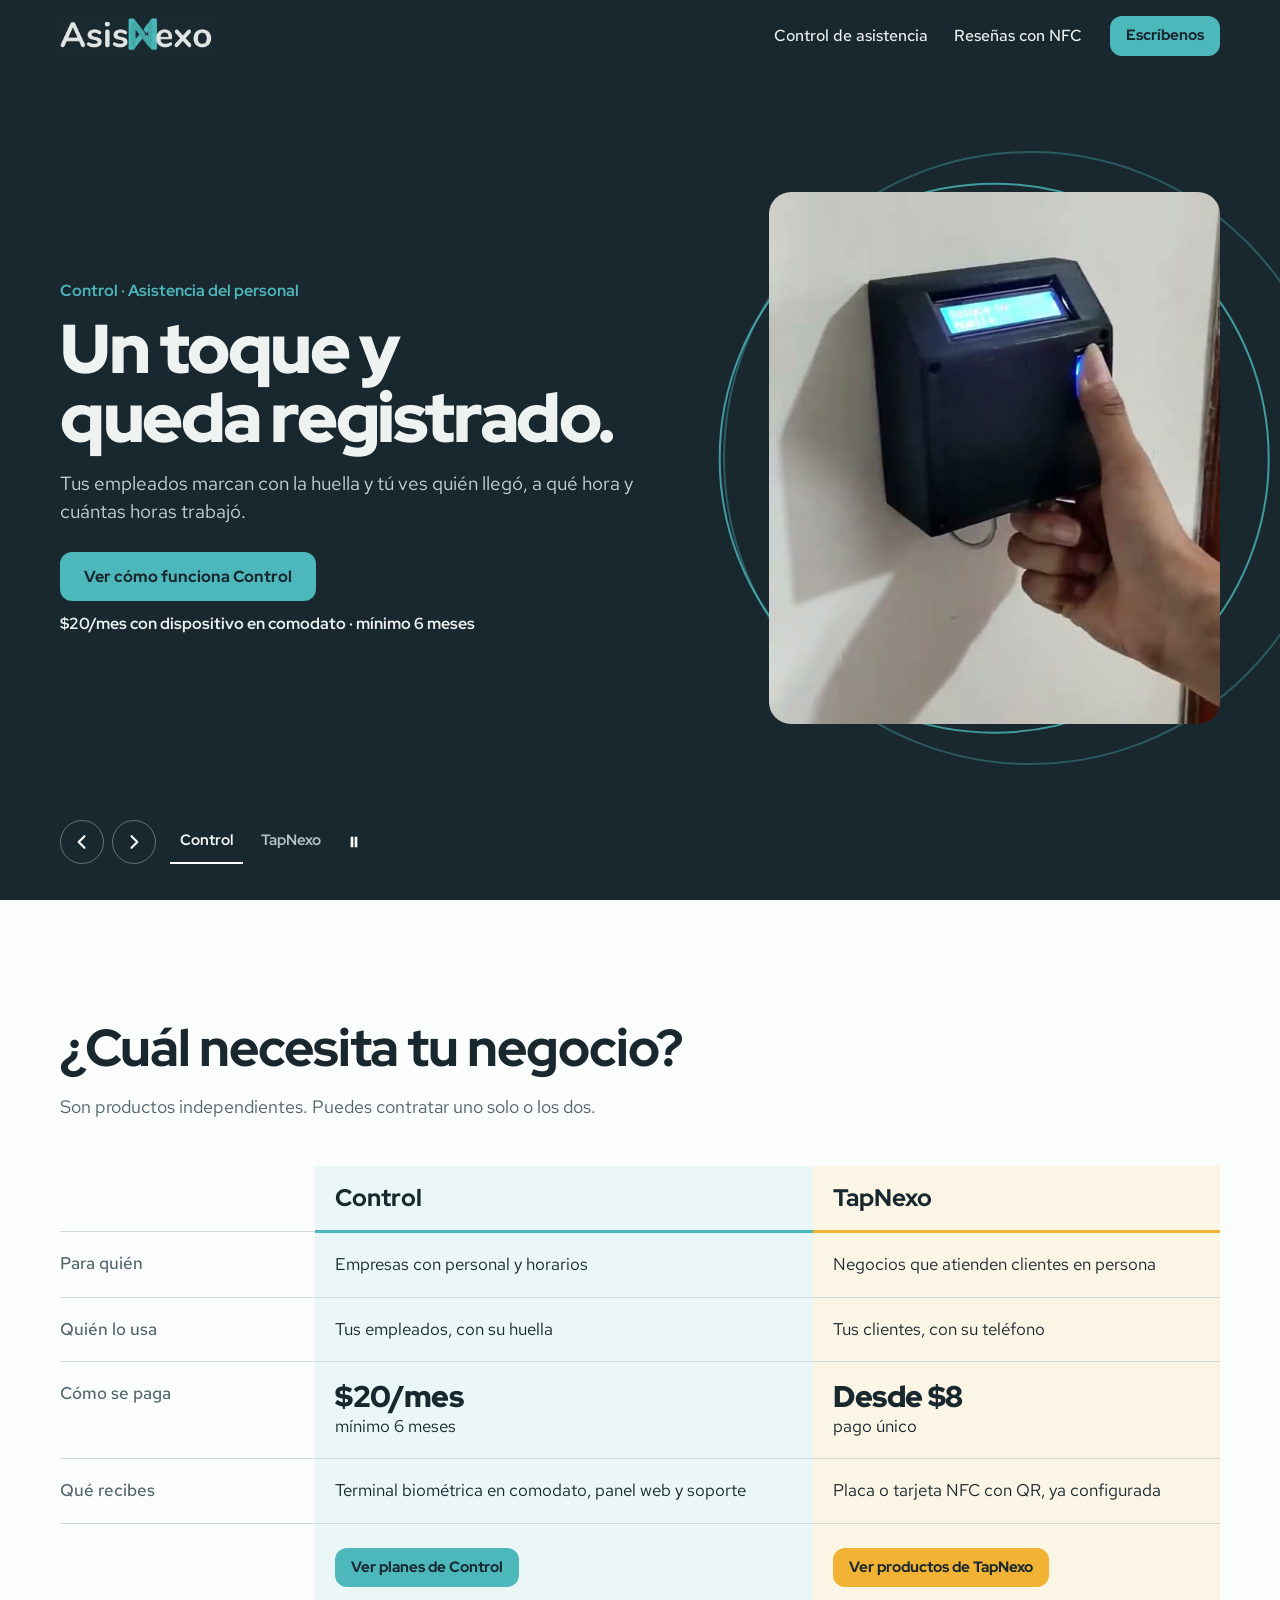
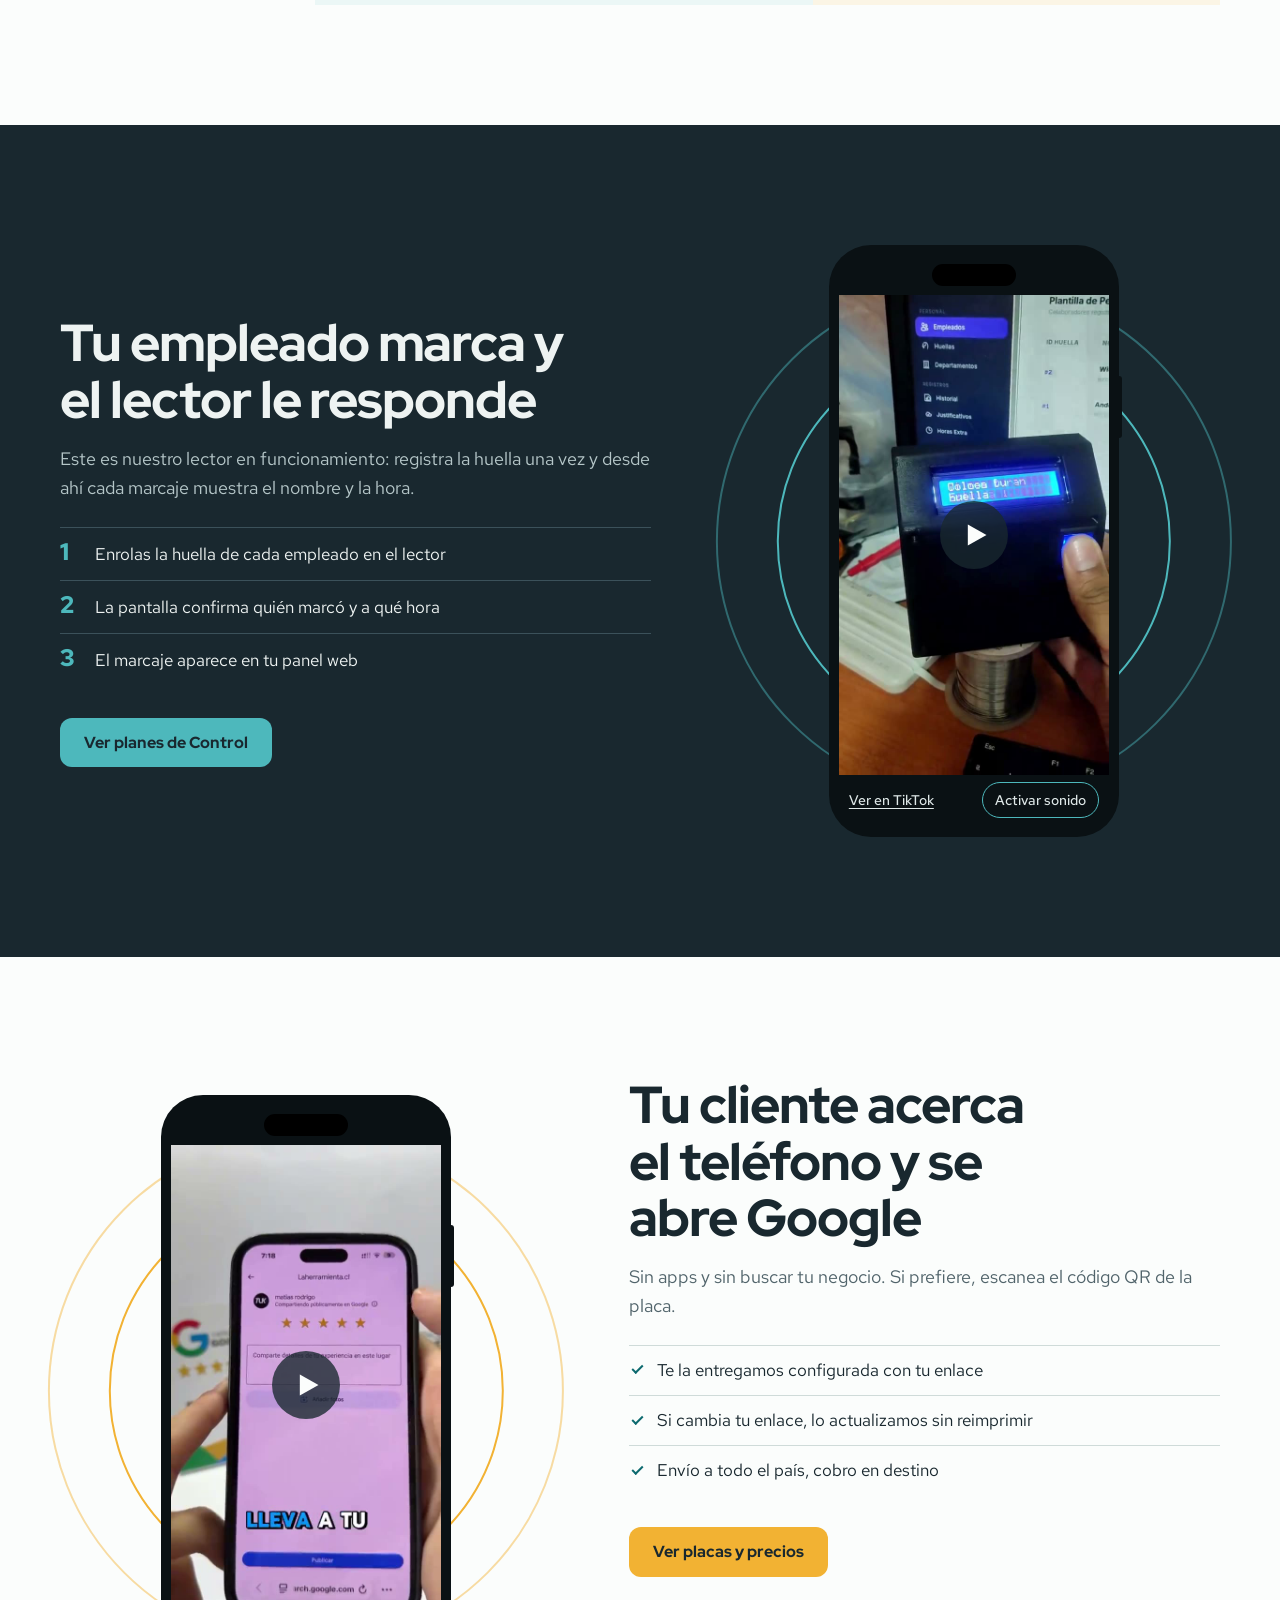
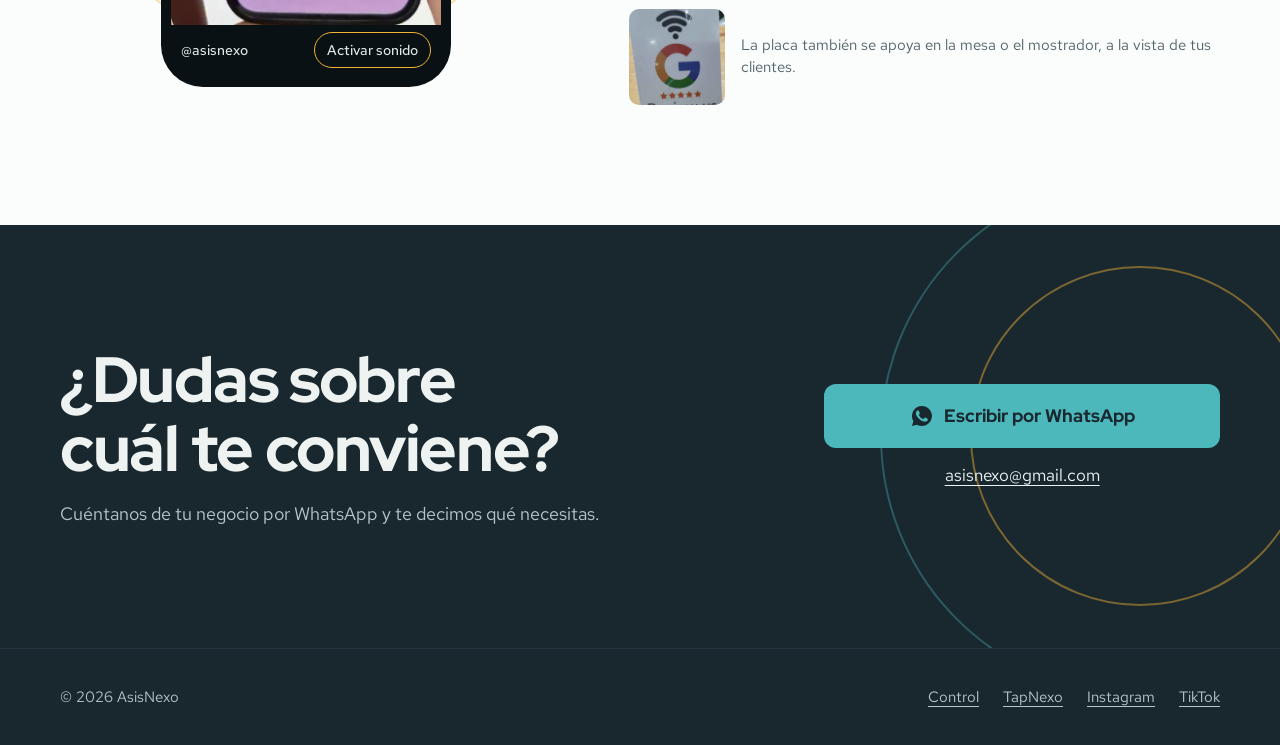
<file: index.html>
<!DOCTYPE html>
<html lang="es">
<head>
    <meta charset="UTF-8">
    <meta name="viewport" content="width=device-width, initial-scale=1.0">
    <title>AsisNexo — Control de asistencia y reseñas en Google con un toque</title>
    <meta name="description" content="AsisNexo hace dos productos: Control, asistencia del personal con huella por $20/mes, y TapNexo, placas NFC para conseguir reseñas en Google con un pago único.">
    <link rel="canonical" href="https://asisnexo.com/">
    <meta property="og:type" content="website">
    <meta property="og:title" content="AsisNexo — Un toque y queda registrado">
    <meta property="og:description" content="Asistencia del personal con huella y reseñas en Google con placas NFC.">
    <meta property="og:url" content="https://asisnexo.com/">
    <meta property="og:image" content="https://asisnexo.com/assets/og.jpg">
    <link rel="icon" type="image/png" href="assets/favicon.png">
    <link rel="preconnect" href="https://fonts.googleapis.com">
    <link rel="preconnect" href="https://fonts.gstatic.com" crossorigin>
    <link href="https://fonts.googleapis.com/css2?family=Red+Hat+Display:wght@500;700;800;900&family=Red+Hat+Text:wght@400;500;700&display=swap" rel="stylesheet">
    <link rel="stylesheet" href="assets/site.css?v=20261102h">
    <script>
        // Los enlaces antiguos apuntaban a secciones que ahora viven en /control/
        if (['#caracteristicas', '#dispositivo', '#precios', '#faq', '#contacto'].includes(location.hash)) {
            location.replace('control/' + location.hash);
        }
    </script>
</head>
<body>

    <header class="cabecera cabecera-portada">
        <div class="envoltura">
            <a class="logo" href="./"><img src="assets/logo.png" alt="AsisNexo" width="480" height="124"></a>
            <nav aria-label="Principal">
                <a href="control/"><span class="nav-largo">Control de asistencia</span><span class="nav-corto">Control</span></a>
                <a href="https://nfc.asisnexo.com/"><span class="nav-largo">Reseñas con NFC</span><span class="nav-corto">TapNexo</span></a>
            </nav>
            <a class="boton boton-chico boton-escribenos" href="https://wa.me/584125284595?text=Hola%2C%20quiero%20saber%20qu%C3%A9%20producto%20de%20AsisNexo%20me%20conviene" aria-label="Escríbenos por WhatsApp"><svg viewBox="0 0 24 24" aria-hidden="true"><path d="M12 2a10 10 0 0 0-8.600 15.100L2 22l5-1.300A10 10 0 1 0 12 2zm5.800 14.200c-.2.700-1.400 1.300-2 1.400-.5.100-1.200.100-1.900-.100-.4-.1-1-.3-1.700-.6-3-1.300-5-4.300-5.100-4.500-.2-.2-1.200-1.600-1.200-3s.7-2.100 1-2.400c.3-.3.600-.4.800-.4h.6c.2 0 .4 0 .6.500l.8 2c.1.200.1.400 0 .6l-.3.500-.4.500c-.1.100-.3.300-.1.600.2.300.8 1.300 1.700 2.100 1.200 1 2.100 1.400 2.400 1.500.3.200.5.100.7-.1l.9-1.100c.2-.3.4-.2.700-.1l1.900.9c.3.100.5.200.5.300.1.100.1.700-.100 1.400z"/></svg><span>Escríbenos</span></a>
        </div>
    </header>

    <main>
        <section class="portada oscuro">
            <div class="carrusel" data-carrusel role="group" aria-roledescription="carrusel" aria-label="Productos de AsisNexo">
                <article class="producto producto-control activa" data-diapositiva role="group" aria-roledescription="diapositiva" aria-label="1 de 2: Control">
                    <div class="envoltura producto-rejilla">
                        <div class="producto-cuerpo">
                            <p class="producto-etiqueta">Control · Asistencia del personal</p>
                            <h1>Un toque y queda registrado.</h1>
                            <p class="producto-descripcion">Tus empleados marcan con la huella y tú ves quién llegó, a qué hora y cuántas horas trabajó.</p>
                            <div class="producto-accion">
                                <a class="boton" href="control/">Ver cómo funciona Control</a>
                                <span>$20/mes con dispositivo en comodato · mínimo 6 meses</span>
                            </div>
                        </div>
                        <div class="producto-marco">
                            <img src="assets/foto-lector.jpg" width="576" height="680" fetchpriority="high" alt="Terminal biométrica AsisNexo fija en la pared, con un dedo sobre el lector de huella">
                        </div>
                    </div>
                </article>

                <article class="producto producto-tap" data-diapositiva role="group" aria-roledescription="diapositiva" aria-label="2 de 2: TapNexo" inert>
                    <div class="envoltura producto-rejilla">
                        <div class="producto-cuerpo">
                            <p class="producto-etiqueta">TapNexo · Reseñas en Google</p>
                            <h2>Un toque y te dejan su reseña.</h2>
                            <p class="producto-descripcion">Tu cliente acerca el teléfono a la placa y califica tu negocio en Google, sin apps y sin buscarte.</p>
                            <div class="producto-accion">
                                <a class="boton boton-oro" href="https://nfc.asisnexo.com/">Ver placas y precios</a>
                                <span>Desde $8, sin mensualidades</span>
                            </div>
                        </div>
                        <div class="producto-marco">
                            <img src="assets/foto-placas.jpg" width="600" height="708" alt="Dos placas NFC TapNexo para reseñas en Google, sostenidas en la mano">
                        </div>
                    </div>
                </article>

                <div class="carrusel-control">
                    <button class="carrusel-flecha" type="button" data-mover="-1" aria-label="Producto anterior"><svg viewBox="0 0 24 24" aria-hidden="true"><path d="M15 5l-7 7 7 7"/></svg></button>
                    <button class="carrusel-flecha" type="button" data-mover="1" aria-label="Producto siguiente"><svg viewBox="0 0 24 24" aria-hidden="true"><path d="M9 5l7 7-7 7"/></svg></button>
                    <button class="carrusel-pestana" type="button" data-ir="0" aria-current="true">Control</button>
                    <button class="carrusel-pestana" type="button" data-ir="1">TapNexo</button>
                    <button class="carrusel-pausa" type="button" data-pausa aria-label="Pausar la rotación"><svg viewBox="0 0 24 24" aria-hidden="true"><path d="M7 4h4v16H7zM13 4h4v16h-4z"/></svg></button>
                </div>
            </div>
        </section>

        <section class="bloque bloque-blanco">
            <div class="envoltura">
                <h2>¿Cuál necesita tu negocio?</h2>
                <p class="entrada">Son productos independientes. Puedes contratar uno solo o los dos.</p>
                <div class="tabla-marco">
                    <table class="comparar">
                        <thead>
                            <tr>
                                <td></td>
                                <th scope="col" class="col-control">Control</th>
                                <th scope="col" class="col-tap">TapNexo</th>
                            </tr>
                        </thead>
                        <tbody>
                            <tr>
                                <th scope="row">Para quién</th>
                                <td>Empresas con personal y horarios</td>
                                <td>Negocios que atienden clientes en persona</td>
                            </tr>
                            <tr>
                                <th scope="row">Quién lo usa</th>
                                <td>Tus empleados, con su huella</td>
                                <td>Tus clientes, con su teléfono</td>
                            </tr>
                            <tr class="fila-precio">
                                <th scope="row">Cómo se paga</th>
                                <td><strong>$20/mes</strong> mínimo 6 meses</td>
                                <td><strong>Desde $8</strong> pago único</td>
                            </tr>
                            <tr>
                                <th scope="row">Qué recibes</th>
                                <td>Terminal biométrica en comodato, panel web y soporte</td>
                                <td>Placa o tarjeta NFC con QR, ya configurada</td>
                            </tr>
                        </tbody>
                        <tfoot>
                            <tr>
                                <td></td>
                                <td><a class="boton boton-chico" href="control/">Ver planes de Control</a></td>
                                <td><a class="boton boton-chico boton-oro" href="https://nfc.asisnexo.com/">Ver productos de TapNexo</a></td>
                            </tr>
                        </tfoot>
                    </table>
                </div>
            </div>
        </section>

        <section class="bloque oscuro video-bloque">
            <div class="envoltura foto-texto con-telefono">
                <div>
                    <h2>Tu empleado marca y el lector le responde</h2>
                    <p class="entrada">Este es nuestro lector en funcionamiento: registra la huella una vez y desde ahí cada marcaje muestra el nombre y la hora.</p>
                    <ol class="pasos">
                        <li>Enrolas la huella de cada empleado en el lector</li>
                        <li>La pantalla confirma quién marcó y a qué hora</li>
                        <li>El marcaje aparece en tu panel web</li>
                    </ol>
                    <div class="acciones">
                        <a class="boton" href="control/">Ver planes de Control</a>
                    </div>
                </div>
                <figure class="telefono telefono-control pausado" data-telefono>
                    <div class="telefono-cuerpo">
                        <div class="telefono-barra" aria-hidden="true"></div>
                        <div class="telefono-pantalla">
                            <video src="assets/video-control.mp4?v=20261102b" poster="assets/poster-control.jpg" width="576" height="1024" muted loop playsinline preload="none" aria-label="Video: la terminal biométrica enrola una huella y luego muestra en su pantalla el nombre del empleado y la hora de entrada"></video>
                            <button class="video-play" type="button" aria-label="Reproducir o pausar el video"><svg viewBox="0 0 24 24" aria-hidden="true"><path d="M5 3v18l16-9z"/></svg></button>
                        </div>
                        <div class="telefono-pie">
                            <a href="https://www.tiktok.com/@asisnexo/video/7673339710344809748" rel="noopener noreferrer">Ver en TikTok</a>
                            <button class="video-sonido" type="button" aria-pressed="false">Activar sonido</button>
                        </div>
                    </div>
                </figure>
            </div>
        </section>

        <section class="bloque bloque-blanco video-bloque">
            <div class="envoltura foto-texto con-telefono telefono-izquierda">
                <div>
                    <h2>Tu cliente acerca el teléfono y se abre Google</h2>
                    <p class="entrada">Sin apps y sin buscar tu negocio. Si prefiere, escanea el código QR de la placa.</p>
                    <ul class="lista">
                        <li>Te la entregamos configurada con tu enlace</li>
                        <li>Si cambia tu enlace, lo actualizamos sin reimprimir</li>
                        <li>Envío a todo el país, cobro en destino</li>
                    </ul>
                    <div class="acciones">
                        <a class="boton boton-oro" href="https://nfc.asisnexo.com/">Ver placas y precios</a>
                    </div>
                    <figure class="foto-mesa">
                        <img src="assets/foto-placa-mesa.jpg" width="394" height="604" loading="lazy" alt="Placa de reseñas de Google sobre el mostrador de madera de un negocio">
                        <figcaption>La placa también se apoya en la mesa o el mostrador, a la vista de tus clientes.</figcaption>
                    </figure>
                </div>
                <figure class="telefono telefono-tapnexo pausado" data-telefono>
                    <div class="telefono-cuerpo">
                        <div class="telefono-barra" aria-hidden="true"></div>
                        <div class="telefono-pantalla">
                            <video src="assets/video-tapnexo.mp4" poster="assets/poster-tapnexo.jpg" width="576" height="1024" muted loop playsinline preload="none" aria-label="Video: un teléfono se acerca a la placa TapNexo sobre una mesa y se abre la pantalla de calificación de Google"></video>
                            <button class="video-play" type="button" aria-label="Reproducir o pausar el video"><svg viewBox="0 0 24 24" aria-hidden="true"><path d="M5 3v18l16-9z"/></svg></button>
                        </div>
                        <div class="telefono-pie">
                            <span>@asisnexo</span>
                            <button class="video-sonido" type="button" aria-pressed="false">Activar sonido</button>
                        </div>
                    </div>
                </figure>
            </div>
        </section>

        <section class="bloque oscuro cierre" id="hablemos">
            <div class="envoltura hablemos">
                <div>
                    <h2>¿Dudas sobre cuál te conviene?</h2>
                    <p class="entrada">Cuéntanos de tu negocio por WhatsApp y te decimos qué necesitas.</p>
                </div>
                <div class="cierre-accion">
                    <a class="boton boton-grande" href="https://wa.me/584125284595?text=Hola%2C%20quiero%20saber%20qu%C3%A9%20producto%20de%20AsisNexo%20me%20conviene"><svg viewBox="0 0 24 24" aria-hidden="true"><path d="M12 2a10 10 0 0 0-8.6 15.1L2 22l5-1.3A10 10 0 1 0 12 2zm5.8 14.2c-.2.7-1.4 1.300-2 1.400-.5.1-1.200.1-1.900-.1-.4-.1-1-.3-1.700-.6-3-1.300-5-4.300-5.100-4.500-.2-.2-1.200-1.600-1.200-3s.7-2.100 1-2.400c.3-.3.600-.4.800-.4h.6c.2 0 .4 0 .6.500l.8 2c.1.200.1.400 0 .6l-.3.500-.4.500c-.1.100-.3.300-.1.600.2.300.8 1.300 1.700 2.100 1.200 1 2.100 1.400 2.400 1.500.3.200.5.100.7-.1l.9-1.100c.2-.3.4-.2.700-.1l1.900.9c.3.100.5.200.5.300.1.100.1.700-.100 1.400z"/></svg>Escribir por WhatsApp</a>
                    <a class="cierre-correo" href="mailto:asisnexo@gmail.com">asisnexo@gmail.com</a>
                </div>
            </div>
        </section>
    </main>

    <footer class="pie">
        <div class="envoltura">
            <span>&copy; <span data-anio>2026</span> AsisNexo</span>
            <nav aria-label="Pie de página">
                <a href="control/">Control</a>
                <a href="https://nfc.asisnexo.com/">TapNexo</a>
                <a href="https://instagram.com/asisnexo" rel="noopener noreferrer">Instagram</a>
                <a href="https://www.tiktok.com/@asisnexo" rel="noopener noreferrer">TikTok</a>
            </nav>
        </div>
    </footer>

    <script src="assets/site.js?v=20261102h"></script>
</body>
</html>
</file>
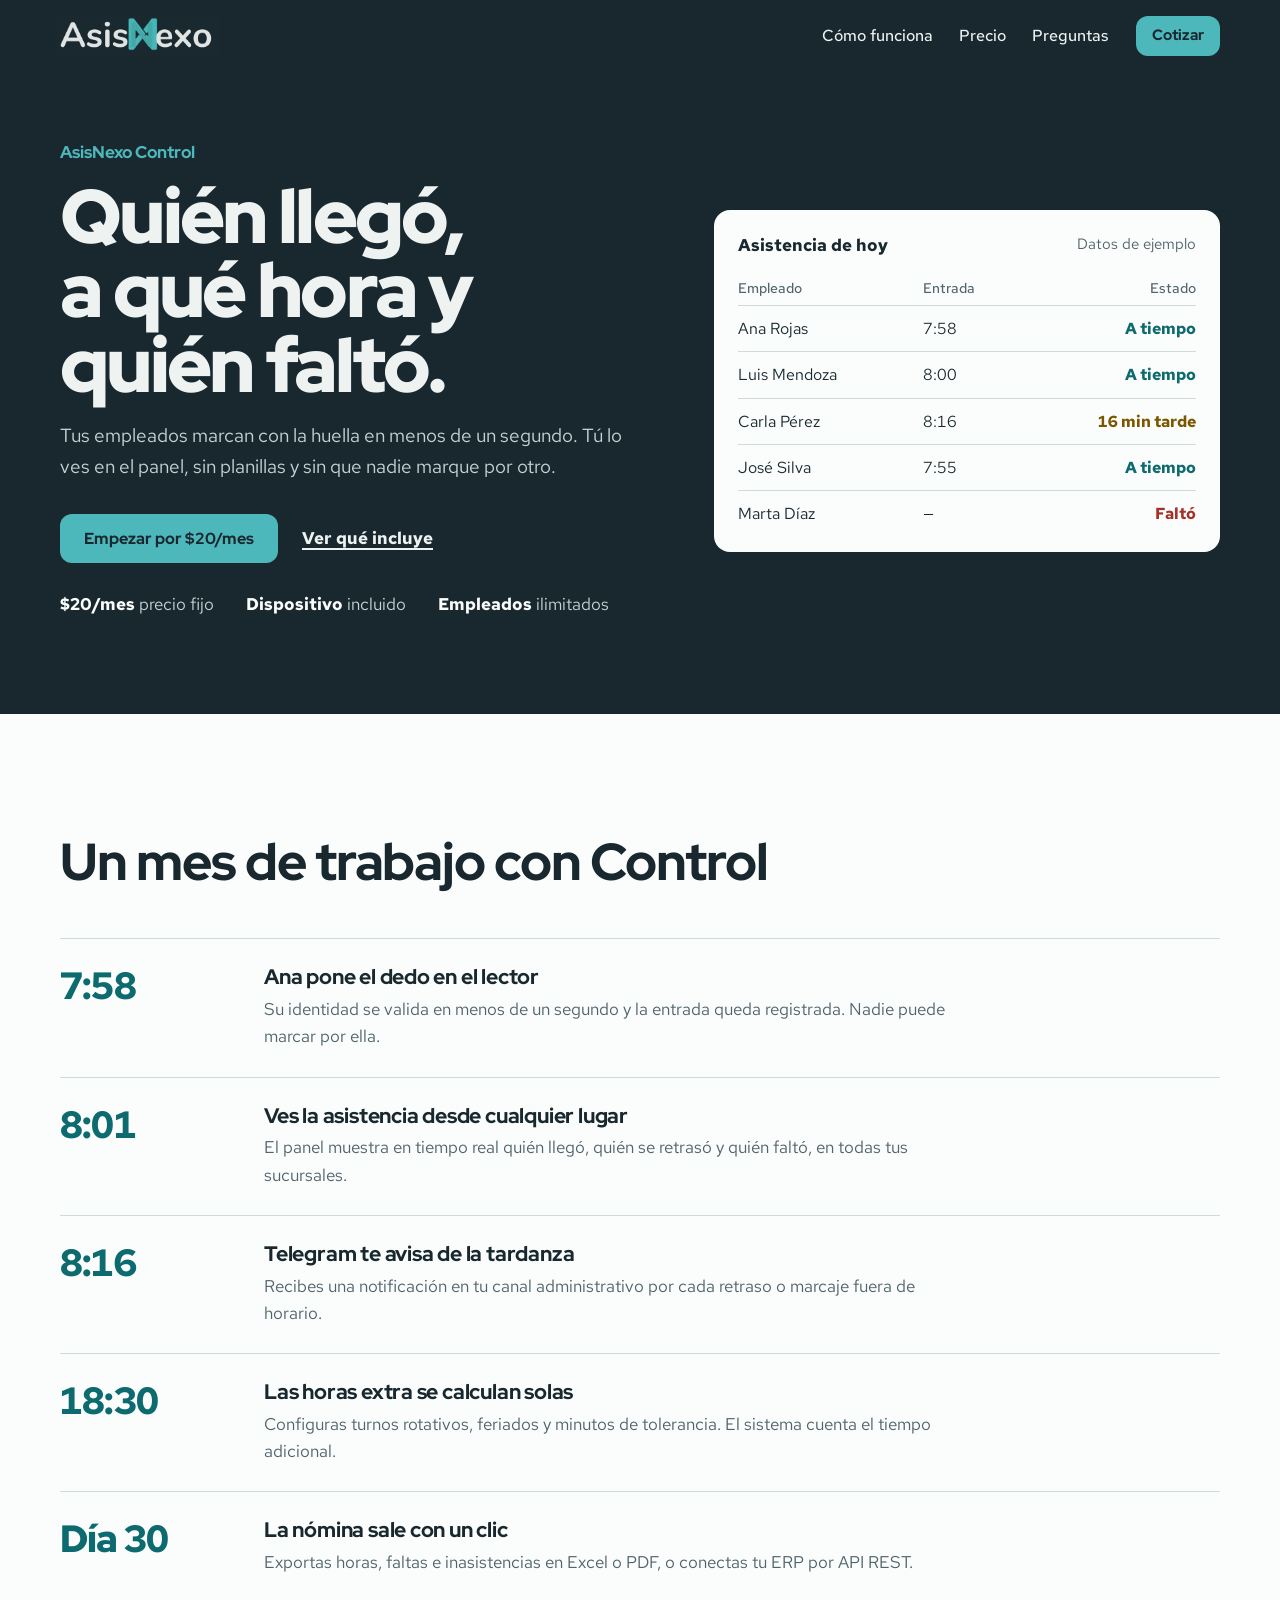
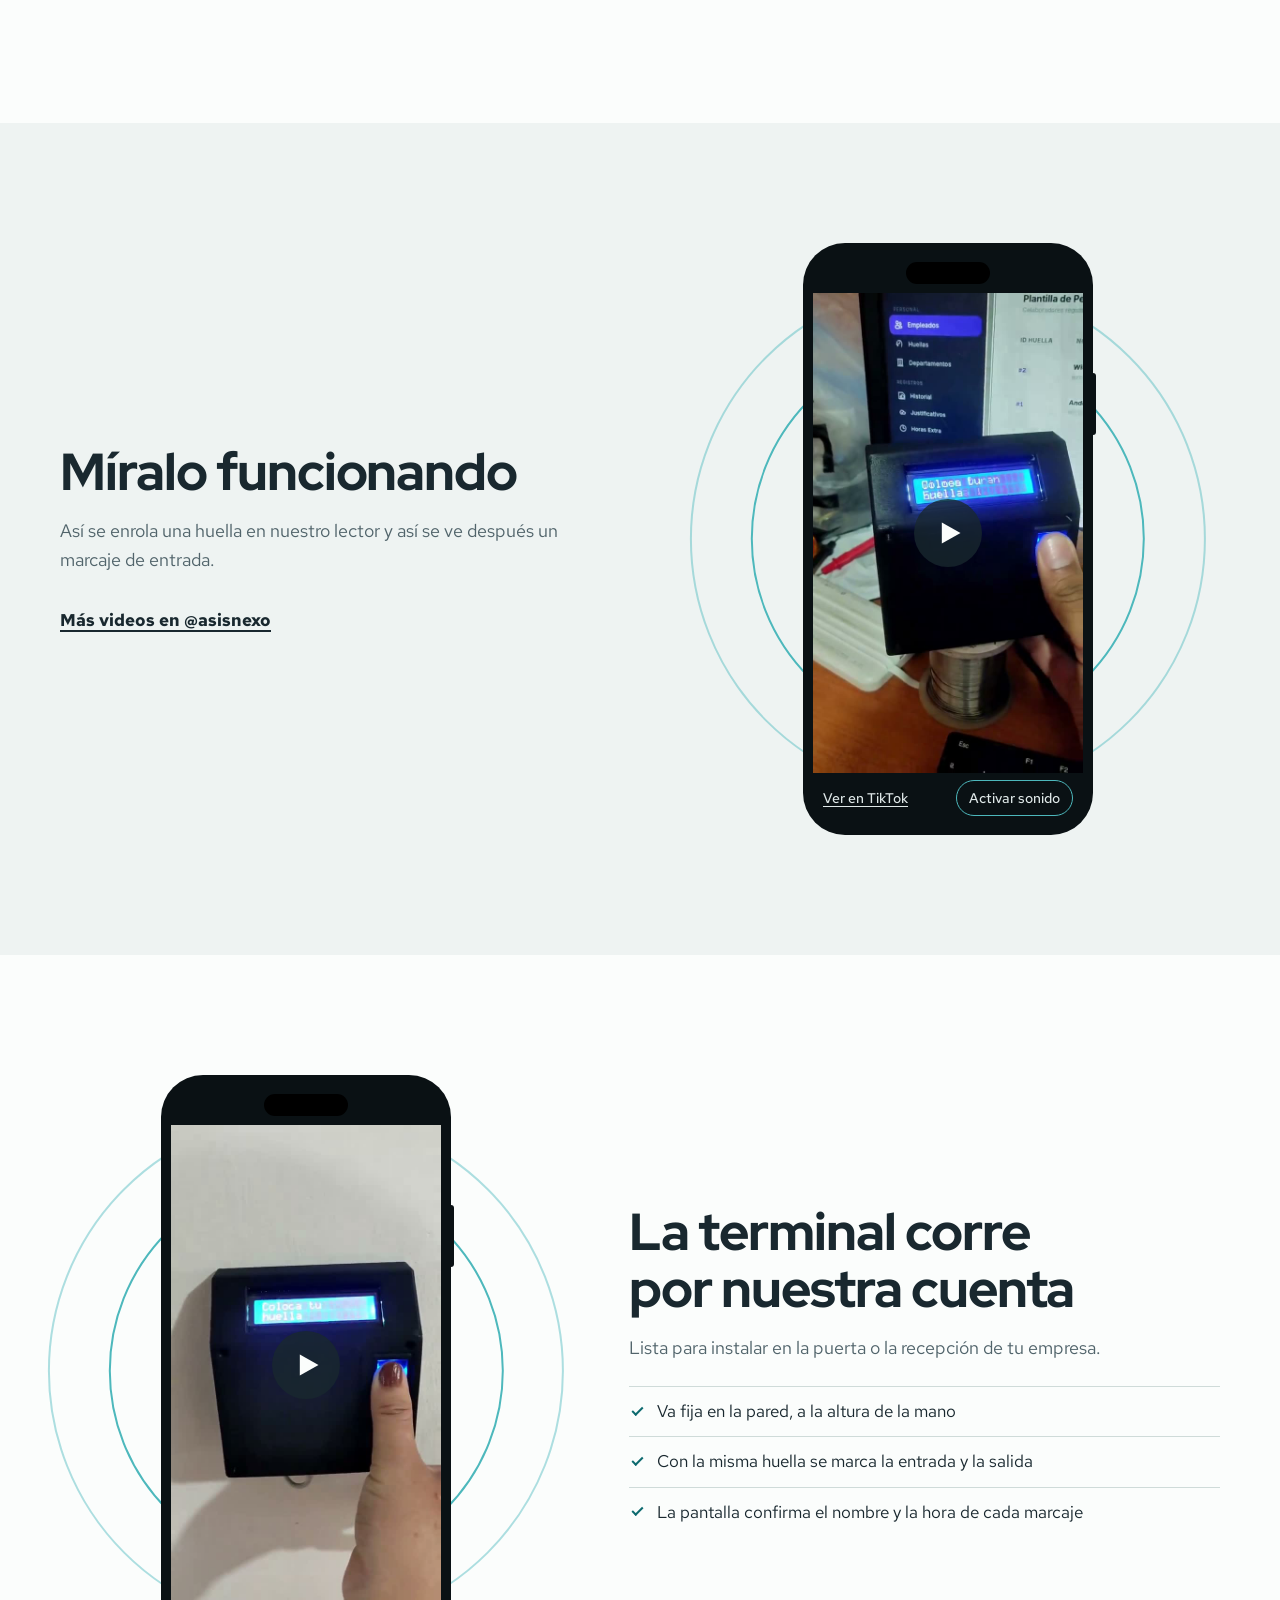
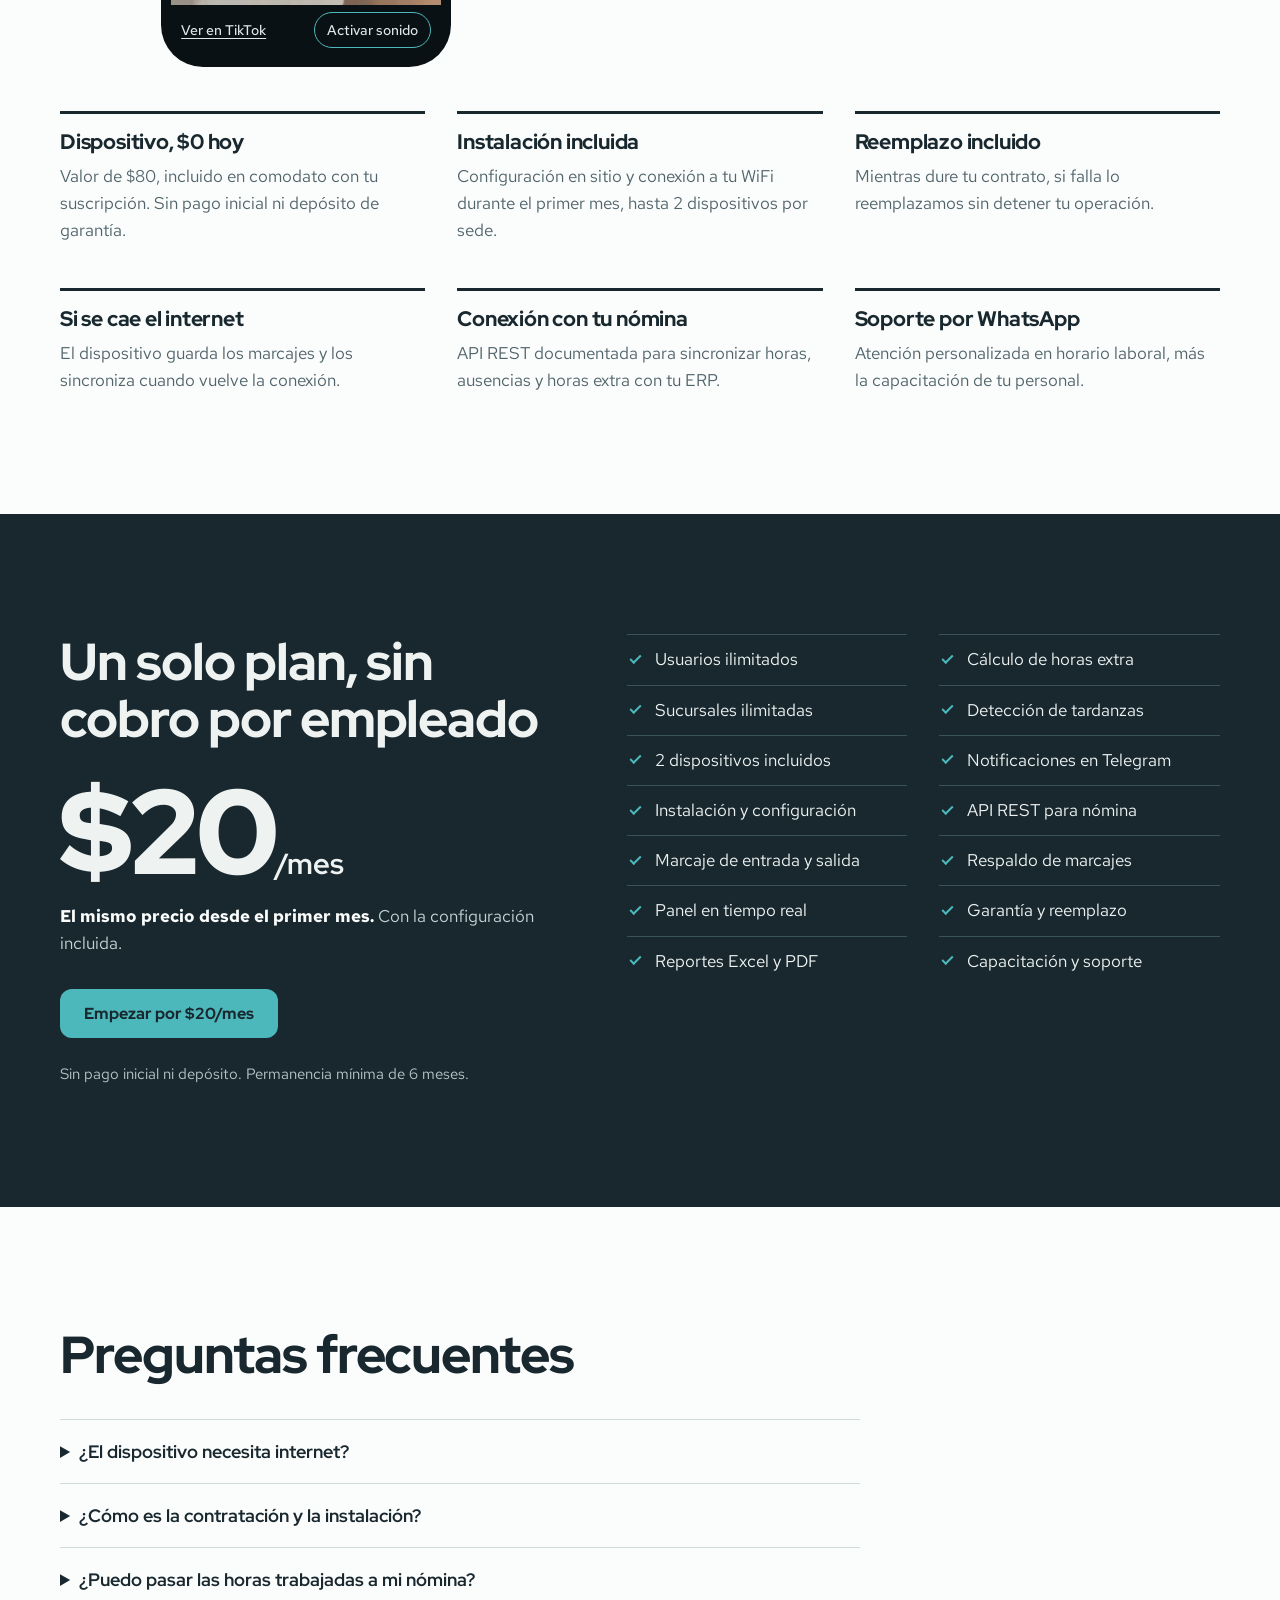
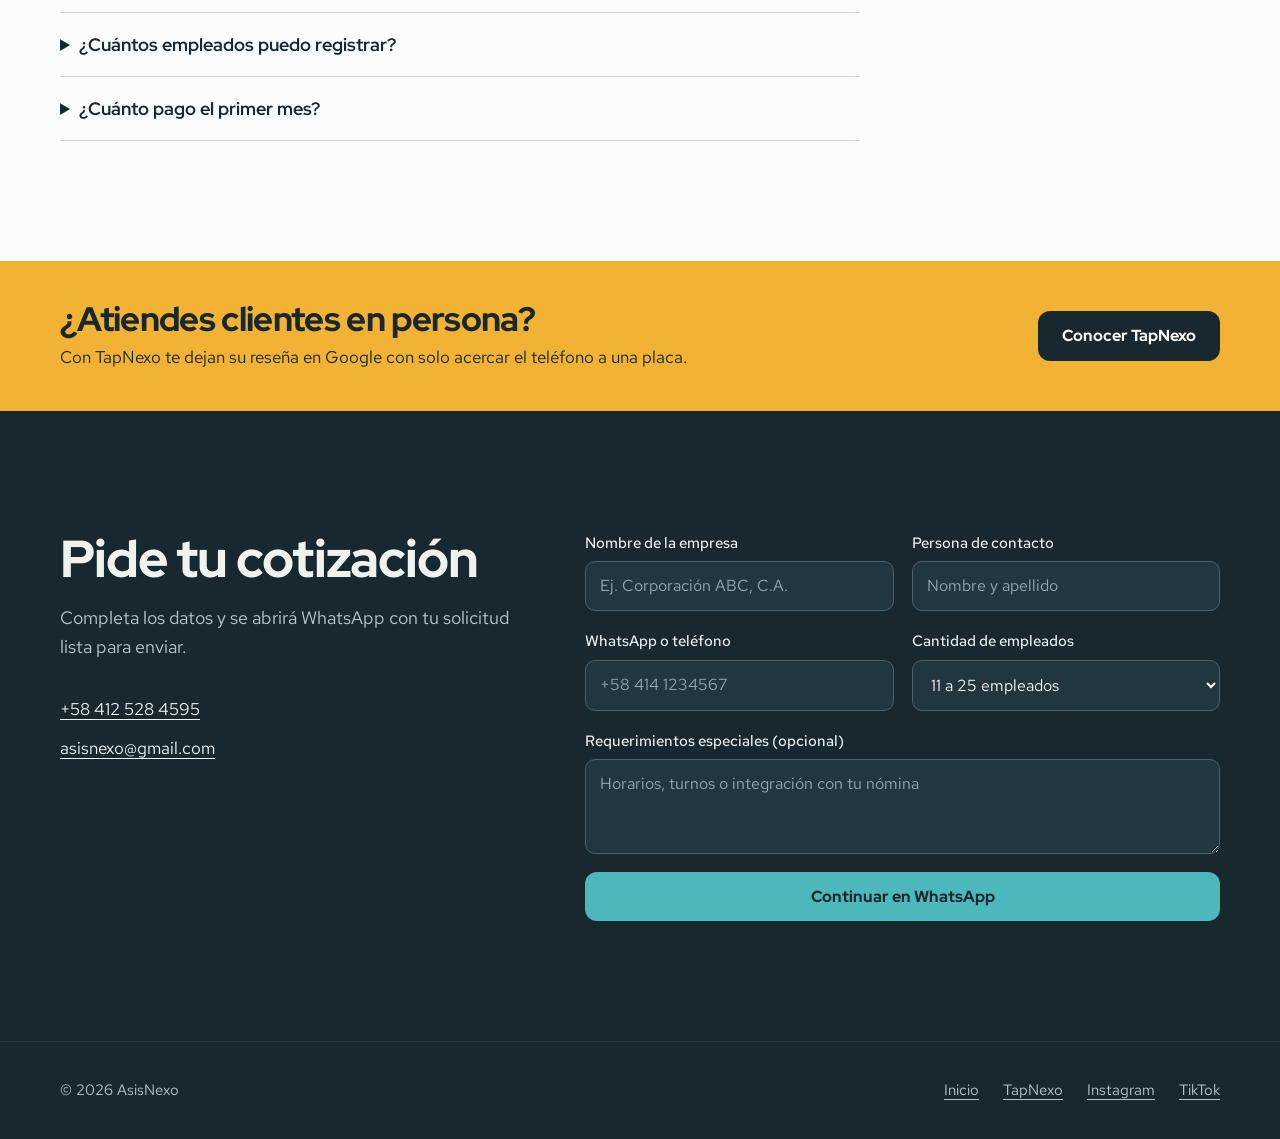
<file: control/index.html>
<!DOCTYPE html>
<html lang="es">
<head>
    <meta charset="UTF-8">
    <meta name="viewport" content="width=device-width, initial-scale=1.0">
    <title>AsisNexo Control — Asistencia biométrica por $20/mes</title>
    <meta name="description" content="Control de asistencia con huella: panel en tiempo real, reportes para nómina y alertas en Telegram. Dispositivo incluido, usuarios ilimitados, $20/mes.">
    <link rel="canonical" href="https://asisnexo.com/control/">
    <meta property="og:type" content="website">
    <meta property="og:title" content="AsisNexo Control — Asistencia biométrica por $20/mes">
    <meta property="og:description" content="Dispositivo incluido, usuarios ilimitados y sin pago inicial.">
    <meta property="og:url" content="https://asisnexo.com/control/">
    <meta property="og:image" content="https://asisnexo.com/assets/og.jpg">
    <link rel="icon" type="image/png" href="../assets/favicon.png">
    <link rel="preconnect" href="https://fonts.googleapis.com">
    <link rel="preconnect" href="https://fonts.gstatic.com" crossorigin>
    <link href="https://fonts.googleapis.com/css2?family=Red+Hat+Display:wght@500;700;800;900&family=Red+Hat+Text:wght@400;500;700&display=swap" rel="stylesheet">
    <link rel="stylesheet" href="../assets/site.css?v=20261102h">
</head>
<body>

    <header class="cabecera">
        <div class="envoltura">
            <a class="logo" href="../"><img src="../assets/logo.png" alt="AsisNexo, ir al inicio" width="480" height="124"></a>
            <nav aria-label="Secciones">
                <a href="#dia">Cómo funciona</a>
                <a href="#precios">Precio</a>
                <a href="#faq">Preguntas</a>
            </nav>
            <a class="boton boton-chico" href="#contacto">Cotizar</a>
        </div>
    </header>

    <main>
        <section class="control-portada oscuro">
            <div class="envoltura control-rejilla">
                <div>
                    <p class="marca-producto">AsisNexo Control</p>
                    <h1>Quién llegó, a qué hora y quién faltó.</h1>
                    <p class="portada-intro">Tus empleados marcan con la huella en menos de un segundo. Tú lo ves en el panel, sin planillas y sin que nadie marque por otro.</p>
                    <div class="acciones">
                        <a class="boton" href="#contacto">Empezar por $20/mes</a>
                        <a class="enlace" href="#precios">Ver qué incluye</a>
                    </div>
                    <ul class="hechos">
                        <li><b>$20/mes</b> precio fijo</li>
                        <li><b>Dispositivo</b> incluido</li>
                        <li><b>Empleados</b> ilimitados</li>
                    </ul>
                </div>

                <figure class="hoja" style="margin:0" aria-label="Ejemplo del panel de asistencia">
                    <figcaption class="hoja-titulo">Asistencia de hoy <span>Datos de ejemplo</span></figcaption>
                    <table>
                        <thead>
                            <tr><th scope="col">Empleado</th><th scope="col">Entrada</th><th scope="col">Estado</th></tr>
                        </thead>
                        <tbody>
                            <tr><td>Ana Rojas</td><td>7:58</td><td class="estado">A tiempo</td></tr>
                            <tr><td>Luis Mendoza</td><td>8:00</td><td class="estado">A tiempo</td></tr>
                            <tr><td>Carla Pérez</td><td>8:16</td><td class="estado estado-tarde">16 min tarde</td></tr>
                            <tr><td>José Silva</td><td>7:55</td><td class="estado">A tiempo</td></tr>
                            <tr><td>Marta Díaz</td><td>—</td><td class="estado estado-falta">Faltó</td></tr>
                        </tbody>
                    </table>
                </figure>
            </div>
        </section>

        <section class="bloque bloque-blanco" id="dia">
            <div class="envoltura">
                <h2>Un mes de trabajo con Control</h2>
                <ol class="dia">
                    <li>
                        <span class="hora">7:58</span>
                        <div>
                            <h3>Ana pone el dedo en el lector</h3>
                            <p>Su identidad se valida en menos de un segundo y la entrada queda registrada. Nadie puede marcar por ella.</p>
                        </div>
                    </li>
                    <li>
                        <span class="hora">8:01</span>
                        <div>
                            <h3>Ves la asistencia desde cualquier lugar</h3>
                            <p>El panel muestra en tiempo real quién llegó, quién se retrasó y quién faltó, en todas tus sucursales.</p>
                        </div>
                    </li>
                    <li>
                        <span class="hora">8:16</span>
                        <div>
                            <h3>Telegram te avisa de la tardanza</h3>
                            <p>Recibes una notificación en tu canal administrativo por cada retraso o marcaje fuera de horario.</p>
                        </div>
                    </li>
                    <li>
                        <span class="hora">18:30</span>
                        <div>
                            <h3>Las horas extra se calculan solas</h3>
                            <p>Configuras turnos rotativos, feriados y minutos de tolerancia. El sistema cuenta el tiempo adicional.</p>
                        </div>
                    </li>
                    <li>
                        <span class="hora">Día 30</span>
                        <div>
                            <h3>La nómina sale con un clic</h3>
                            <p>Exportas horas, faltas e inasistencias en Excel o PDF, o conectas tu ERP por API REST.</p>
                        </div>
                    </li>
                </ol>
            </div>
        </section>

        <section class="bloque video-bloque">
            <div class="envoltura demo">
                <div>
                    <h2>Míralo funcionando</h2>
                    <p class="entrada">Así se enrola una huella en nuestro lector y así se ve después un marcaje de entrada.</p>
                    <div class="acciones">
                        <a class="enlace" href="https://www.tiktok.com/@asisnexo" rel="noopener noreferrer">Más videos en @asisnexo</a>
                    </div>
                </div>
                <figure class="telefono telefono-control pausado" data-telefono>
                    <div class="telefono-cuerpo">
                        <div class="telefono-barra" aria-hidden="true"></div>
                        <div class="telefono-pantalla">
                            <video src="../assets/video-control.mp4?v=20261102b" poster="../assets/poster-control.jpg" width="576" height="1024" muted loop playsinline preload="none" aria-label="Video: la terminal biométrica enrola una huella y luego muestra en su pantalla el nombre del empleado y la hora de entrada"></video>
                            <button class="video-play" type="button" aria-label="Reproducir o pausar el video"><svg viewBox="0 0 24 24" aria-hidden="true"><path d="M5 3v18l16-9z"/></svg></button>
                        </div>
                        <div class="telefono-pie">
                            <a href="https://www.tiktok.com/@asisnexo/video/7673339710344809748" rel="noopener noreferrer">Ver en TikTok</a>
                            <button class="video-sonido" type="button" aria-pressed="false">Activar sonido</button>
                        </div>
                    </div>
                </figure>
            </div>
        </section>

        <section class="bloque bloque-blanco video-bloque" id="dispositivo">
            <div class="envoltura">
                <div class="foto-texto con-telefono telefono-izquierda">
                    <div>
                        <h2>La terminal corre por nuestra cuenta</h2>
                        <p class="entrada">Lista para instalar en la puerta o la recepción de tu empresa.</p>
                        <ul class="lista">
                            <li>Va fija en la pared, a la altura de la mano</li>
                            <li>Con la misma huella se marca la entrada y la salida</li>
                            <li>La pantalla confirma el nombre y la hora de cada marcaje</li>
                        </ul>
                    </div>
                    <figure class="telefono telefono-control pausado" data-telefono>
                        <div class="telefono-cuerpo">
                            <div class="telefono-barra" aria-hidden="true"></div>
                            <div class="telefono-pantalla">
                                <video src="../assets/video-control-pared.mp4?v=20261102b" poster="../assets/poster-control-pared.jpg" width="576" height="1024" muted loop playsinline preload="none" aria-label="Video: una empleada coloca el dedo en la terminal instalada en la pared y la pantalla muestra su nombre y la hora de salida"></video>
                                <button class="video-play" type="button" aria-label="Reproducir o pausar el video"><svg viewBox="0 0 24 24" aria-hidden="true"><path d="M5 3v18l16-9z"/></svg></button>
                            </div>
                            <div class="telefono-pie">
                                <a href="https://www.tiktok.com/@asisnexo/video/7673477018247367957" rel="noopener noreferrer">Ver en TikTok</a>
                                <button class="video-sonido" type="button" aria-pressed="false">Activar sonido</button>
                            </div>
                        </div>
                    </figure>
                </div>
                <div class="tres">
                    <div>
                        <h3>Dispositivo, $0 hoy</h3>
                        <p>Valor de $80, incluido en comodato con tu suscripción. Sin pago inicial ni depósito de garantía.</p>
                    </div>
                    <div>
                        <h3>Instalación incluida</h3>
                        <p>Configuración en sitio y conexión a tu WiFi durante el primer mes, hasta 2 dispositivos por sede.</p>
                    </div>
                    <div>
                        <h3>Reemplazo incluido</h3>
                        <p>Mientras dure tu contrato, si falla lo reemplazamos sin detener tu operación.</p>
                    </div>
                </div>
                <div class="tres">
                    <div>
                        <h3>Si se cae el internet</h3>
                        <p>El dispositivo guarda los marcajes y los sincroniza cuando vuelve la conexión.</p>
                    </div>
                    <div>
                        <h3>Conexión con tu nómina</h3>
                        <p>API REST documentada para sincronizar horas, ausencias y horas extra con tu ERP.</p>
                    </div>
                    <div>
                        <h3>Soporte por WhatsApp</h3>
                        <p>Atención personalizada en horario laboral, más la capacitación de tu personal.</p>
                    </div>
                </div>
            </div>
        </section>

        <section class="bloque oscuro" id="precios">
            <div class="envoltura plan">
                <div>
                    <h2>Un solo plan, sin cobro por empleado</h2>
                    <p class="cifra">$20<small>/mes</small></p>
                    <p class="plan-nota"><strong>El mismo precio desde el primer mes.</strong> Con la configuración incluida.</p>
                    <div class="acciones">
                        <a class="boton" href="#contacto">Empezar por $20/mes</a>
                    </div>
                    <p class="condiciones">Sin pago inicial ni depósito. Permanencia mínima de 6 meses.</p>
                </div>
                <ul class="lista lista-doble">
                    <li>Usuarios ilimitados</li>
                    <li>Sucursales ilimitadas</li>
                    <li>2 dispositivos incluidos</li>
                    <li>Instalación y configuración</li>
                    <li>Marcaje de entrada y salida</li>
                    <li>Panel en tiempo real</li>
                    <li>Reportes Excel y PDF</li>
                    <li>Cálculo de horas extra</li>
                    <li>Detección de tardanzas</li>
                    <li>Notificaciones en Telegram</li>
                    <li>API REST para nómina</li>
                    <li>Respaldo de marcajes</li>
                    <li>Garantía y reemplazo</li>
                    <li>Capacitación y soporte</li>
                </ul>
            </div>
        </section>

        <section class="bloque bloque-blanco" id="faq">
            <div class="envoltura">
                <h2>Preguntas frecuentes</h2>
                <div class="preguntas">
                    <details>
                        <summary>¿El dispositivo necesita internet?</summary>
                        <p>Sí, para enviar los marcajes a la nube. Si la conexión se cae, los guarda y los sincroniza automáticamente cuando vuelve.</p>
                    </details>
                    <details>
                        <summary>¿Cómo es la contratación y la instalación?</summary>
                        <p>Al pedir tu cotización te asesoramos sobre lo que necesitas. El dispositivo va en comodato, sin pago inicial. Durante el primer mes hacemos la configuración y capacitamos a tu personal de RRHH.</p>
                    </details>
                    <details>
                        <summary>¿Puedo pasar las horas trabajadas a mi nómina?</summary>
                        <p>Sí. Puedes descargar reportes en Excel o PDF, y conectar tu ERP o sistema de nómina por API REST.</p>
                    </details>
                    <details>
                        <summary>¿Cuántos empleados puedo registrar?</summary>
                        <p>Los que tengas. El plan incluye usuarios y sucursales ilimitados por $20/mes, sin cobro por empleado.</p>
                    </details>
                    <details>
                        <summary>¿Cuánto pago el primer mes?</summary>
                        <p>Pagas $20, igual que los demás meses, con todas las funciones y la configuración incluida. La permanencia mínima es de 6 meses.</p>
                    </details>
                </div>
            </div>
        </section>

        <aside class="cruce">
            <div class="envoltura">
                <div>
                    <h2>¿Atiendes clientes en persona?</h2>
                    <p>Con TapNexo te dejan su reseña en Google con solo acercar el teléfono a una placa.</p>
                </div>
                <a class="boton" href="https://nfc.asisnexo.com/">Conocer TapNexo</a>
            </div>
        </aside>

        <section class="bloque oscuro" id="contacto">
            <div class="envoltura formulario-rejilla">
                <div>
                    <h2>Pide tu cotización</h2>
                    <p class="entrada">Completa los datos y se abrirá WhatsApp con tu solicitud lista para enviar.</p>
                    <div class="datos">
                        <a href="https://wa.me/584125284595?text=Hola%2C%20me%20gustar%C3%ADa%20m%C3%A1s%20informaci%C3%B3n%20sobre%20AsisNexo%20Control">+58 412 528 4595</a>
                        <a href="mailto:asisnexo@gmail.com">asisnexo@gmail.com</a>
                    </div>
                </div>

                <div>
                    <form class="formulario" id="cotizacion">
                        <label class="campo">Nombre de la empresa
                            <input name="empresa" type="text" required autocomplete="organization" placeholder="Ej. Corporación ABC, C.A.">
                        </label>
                        <label class="campo">Persona de contacto
                            <input name="persona" type="text" required autocomplete="name" placeholder="Nombre y apellido">
                        </label>
                        <label class="campo">WhatsApp o teléfono
                            <input name="telefono" type="tel" required autocomplete="tel" placeholder="+58 414 1234567">
                        </label>
                        <label class="campo">Cantidad de empleados
                            <select name="empleados">
                                <option>5 a 10 empleados</option>
                                <option selected>11 a 25 empleados</option>
                                <option>26 a 50 empleados</option>
                                <option>51 a 100 empleados</option>
                                <option>Más de 100 empleados</option>
                            </select>
                        </label>
                        <label class="campo campo-ancho">Requerimientos especiales (opcional)
                            <textarea name="mensaje" rows="3" placeholder="Horarios, turnos o integración con tu nómina"></textarea>
                        </label>
                        <button class="boton" type="submit">Continuar en WhatsApp</button>
                    </form>

                    <div class="enviado" id="enviado" tabindex="-1" hidden>
                        <h3>Falta un paso: envía el mensaje en WhatsApp</h3>
                        <p>Tu solicitud ya está escrita en WhatsApp. Pulsa enviar allí para que nos llegue.</p>
                        <a class="boton" href="#">Abrir WhatsApp de nuevo</a>
                    </div>
                </div>
            </div>
        </section>
    </main>

    <footer class="pie">
        <div class="envoltura">
            <span>&copy; <span data-anio>2026</span> AsisNexo</span>
            <nav aria-label="Pie de página">
                <a href="../">Inicio</a>
                <a href="https://nfc.asisnexo.com/">TapNexo</a>
                <a href="https://instagram.com/asisnexo" rel="noopener noreferrer">Instagram</a>
                <a href="https://www.tiktok.com/@asisnexo" rel="noopener noreferrer">TikTok</a>
            </nav>
        </div>
    </footer>

    <script src="../assets/site.js?v=20261102h"></script>
</body>
</html>
</file>
<file: assets/site.css>
:root {
    --petroleo: #19282f;
    --petroleo-2: #223640;
    --niebla: #eef3f2;
    --blanco: #fbfdfc;
    --gris: #51646b;
    --linea: #cfdbd9;
    --turquesa: #4db8bc;
    --turquesa-texto: #0d6a6f;
    --oro: #f2b233;
    --oro-texto: #7d5600;
    --display: 'Red Hat Display', system-ui, sans-serif;
    --texto: 'Red Hat Text', system-ui, sans-serif;
    --ancho: 1160px;
}

*, *::before, *::after { box-sizing: border-box; }
html { scroll-behavior: smooth; scroll-padding-top: 88px; -webkit-text-size-adjust: 100%; }
body {
    margin: 0;
    background: var(--niebla);
    color: var(--petroleo);
    font: 400 1.0625rem/1.6 var(--texto);
    -webkit-font-smoothing: antialiased;
}
img, svg { display: block; max-width: 100%; }
h1, h2, h3 { font-family: var(--display); margin: 0; line-height: 1.08; letter-spacing: -0.02em; text-wrap: balance; }
h1 { font-weight: 900; font-size: clamp(2.75rem, 8.4vw, 6.5rem); letter-spacing: -0.035em; line-height: 0.98; }
h2 { font-weight: 800; font-size: clamp(2rem, 4.6vw, 3.25rem); }
h3 { font-weight: 800; font-size: 1.3rem; line-height: 1.2; letter-spacing: -0.01em; }
p { margin: 0; }
a { color: inherit; }
:focus-visible { outline: 3px solid var(--turquesa); outline-offset: 3px; border-radius: 4px; }

.envoltura { width: min(var(--ancho), 100% - 40px); margin-inline: auto; }
.bloque { padding-block: clamp(64px, 10vw, 120px); }
.bloque-blanco { background: var(--blanco); }
.oscuro { background: var(--petroleo); color: var(--niebla); }
.entrada { max-width: 62ch; color: var(--gris); margin-top: 16px; font-size: 1.15rem; }
.oscuro .entrada { color: #b5c6c8; }

/* Cabecera */
.cabecera { position: sticky; top: 0; z-index: 20; background: var(--petroleo); color: var(--niebla); }
.cabecera .envoltura { display: flex; align-items: center; gap: 28px; min-height: 72px; }
.logo { margin-left: -4px; margin-right: auto; }
.logo img { height: 42px; width: auto; }
.cabecera nav { display: flex; gap: 26px; font-weight: 500; font-size: 0.97rem; }
.cabecera nav a { text-decoration: none; padding-block: 8px; }
.cabecera nav a:hover { color: var(--turquesa); }
@media (max-width: 760px) {
    .cabecera nav { display: none; }
    .cabecera .envoltura { gap: 12px; }
}

.nav-corto { display: none; }
@media (max-width: 760px) {
    .cabecera-portada nav { display: flex; gap: 16px; }
    .cabecera-portada .nav-largo { display: none; }
    .cabecera-portada .nav-corto { display: inline; }
}
.boton-escribenos svg { display: none; width: 22px; height: 22px; fill: currentColor; }
@media (max-width: 480px) {
    .cabecera-portada .logo img { height: 34px; }
    .cabecera-portada .boton-escribenos { width: 44px; height: 44px; padding: 0; }
    .boton-escribenos svg { display: block; }
    .boton-escribenos span { display: none; }
}
@media (max-width: 360px) {
    .cabecera-portada .logo img { height: 28px; }
    .cabecera-portada .envoltura { gap: 8px; }
    .cabecera-portada nav { gap: 10px; font-size: 0.9rem; }
    .carrusel-control .carrusel-flecha { display: none; }
}

/* Botones */
.boton {
    display: inline-flex; align-items: center; justify-content: center; gap: 10px;
    border: 0; border-radius: 12px; padding: 15px 24px;
    background: var(--turquesa); color: var(--petroleo);
    font: 800 1rem/1.2 var(--display); text-decoration: none; cursor: pointer;
    transition: background-color 0.15s;
}
.boton:hover { background: #79d0d2; }
.boton-oro { background: var(--oro); }
.boton-oro:hover { background: #f8c965; }
.boton-chico { padding: 11px 16px; font-size: 0.93rem; }
.enlace { font-weight: 700; text-underline-offset: 4px; text-decoration-thickness: 2px; }
.acciones { display: flex; flex-wrap: wrap; align-items: center; gap: 14px 24px; margin-top: 32px; }

/* Portada: carrusel con un producto a la vez */
.portada { overflow: hidden; }
.portada-intro { max-width: 62ch; margin-top: 18px; font-size: 1.2rem; color: #c3d2d3; }
.carrusel { position: relative; display: grid; min-height: clamp(500px, calc(100svh - 72px), 860px); }
.producto {
    grid-area: 1 / 1; display: grid; align-items: center; --tono: var(--turquesa);
    opacity: 0; visibility: hidden; transition: opacity 0.45s, visibility 0.45s;
}
.producto.activa { opacity: 1; visibility: visible; }
.producto-tap { --tono: var(--oro); }
.producto-rejilla { display: grid; grid-template-columns: minmax(0, 7fr) minmax(0, 5fr); gap: clamp(32px, 6vw, 88px); align-items: center; padding-block: 28px 84px; }
.producto-etiqueta { color: var(--tono); font: 700 1rem/1.3 var(--display); }
.producto-cuerpo h1, .producto-cuerpo h2 { margin-top: 12px; font-weight: 900; font-size: clamp(2.6rem, 5.4vw, 4.75rem); letter-spacing: -0.035em; line-height: 1; }
.producto-descripcion { max-width: 48ch; margin-top: 18px; color: #c3d2d3; font-size: 1.2rem; line-height: 1.45; }
.producto-accion { display: flex; flex-wrap: wrap; align-items: center; gap: 12px 20px; margin-top: 26px; font: 700 1.02rem/1.3 var(--display); }
.producto-marco { position: relative; z-index: 0; justify-self: center; aspect-ratio: 576 / 680; width: min(100%, 525px, max(280px, calc((100svh - 190px) * 0.847))); }
.producto-marco img { width: 100%; height: 100%; object-fit: cover; border-radius: 22px; }
.producto-marco::before, .producto-marco::after {
    content: ''; position: absolute; z-index: -1; left: 50%; top: 50%;
    aspect-ratio: 1; border-radius: 50%; border: 2px solid var(--tono);
    transform: translate(-50%, -50%);
}
.producto-marco::before { width: 122%; opacity: 0.8; }
.producto-marco::after { left: 58%; width: 136%; opacity: 0.35; }
.carrusel-control { position: absolute; z-index: 2; left: max(20px, calc((100% - var(--ancho)) / 2)); bottom: clamp(18px, 4svh, 40px); display: flex; align-items: center; gap: 8px; }
.carrusel-flecha { display: grid; place-items: center; width: 44px; height: 44px; padding: 0; border: 1.5px solid #5d747c; border-radius: 50%; background: transparent; color: var(--blanco); cursor: pointer; transition: background-color 0.15s, border-color 0.15s; }
.carrusel-flecha:hover { background: var(--petroleo-2); border-color: var(--blanco); }
.carrusel-flecha svg { width: 20px; height: 20px; fill: none; stroke: currentColor; stroke-width: 2.5; stroke-linecap: round; stroke-linejoin: round; }
.carrusel-pestana { min-height: 44px; padding: 0 10px; border: 0; border-bottom: 2px solid transparent; background: transparent; color: #b5c6c8; font: 700 0.95rem/1 var(--display); cursor: pointer; }
.carrusel-flecha + .carrusel-pestana { margin-left: 6px; }
.carrusel-pestana:hover { color: var(--blanco); }
.carrusel-pestana[aria-current='true'] { color: var(--blanco); border-bottom-color: var(--blanco); }
.carrusel-pausa { display: grid; place-items: center; width: 30px; height: 44px; padding: 0; border: 0; background: transparent; color: var(--blanco); cursor: pointer; }
.carrusel-pausa svg { width: 16px; height: 16px; fill: currentColor; }
@media (max-width: 860px) {
    .carrusel { min-height: 0; }
    .producto-rejilla { grid-template-columns: minmax(0, 1fr); gap: 36px; padding-block: 32px 92px; }
    .producto { align-items: start; }
    .producto-descripcion { font-size: 1.1rem; }
    .producto-marco { width: min(66vw, 280px); }
}

/* Comparación */
.tabla-marco { margin-top: 44px; overflow-x: auto; }
.comparar { width: 100%; min-width: 620px; border-collapse: collapse; }
.comparar th, .comparar td { text-align: left; vertical-align: top; padding: 18px 20px 18px 0; border-bottom: 1px solid var(--linea); }
.comparar thead th { font: 800 1.5rem/1.2 var(--display); border-bottom: 3px solid var(--petroleo); }
.comparar thead th.col-control { border-bottom-color: var(--turquesa); }
.comparar thead th.col-tap { border-bottom-color: var(--oro); }
.comparar tbody th { font-weight: 500; color: var(--gris); width: 22%; }
.comparar tfoot td { border-bottom: 0; padding-top: 24px; }
.comparar td:nth-child(2), .comparar th:nth-child(2) { padding-left: 20px; background: color-mix(in srgb, var(--turquesa) 9%, transparent); }
.comparar td:nth-child(3), .comparar th:nth-child(3) { padding-left: 20px; background: color-mix(in srgb, var(--oro) 11%, transparent); }
.comparar thead td, .comparar tfoot td:first-child { background: none; }
.fila-precio strong { display: block; font: 900 1.9rem/1.1 var(--display); letter-spacing: -0.02em; }
@media (max-width: 680px) {
    .tabla-marco { overflow-x: visible; }
    .comparar { display: block; min-width: 0; }
    .comparar thead, .comparar tbody, .comparar tfoot { display: block; }
    .comparar tr { display: grid; grid-template-columns: 1fr 1fr; }
    .comparar thead td, .comparar tfoot td:first-child { display: none; }
    .comparar tbody th { grid-column: 1 / -1; width: auto; padding: 16px 0 6px; border-bottom: 0; font-size: 0.92rem; }
    .comparar td, .comparar thead th { padding: 10px 12px; }
    .comparar thead th { font-size: 1.2rem; }
    .fila-precio strong { font-size: 1.5rem; }
}

/* TapNexo en la portada */
.foto-texto { display: grid; grid-template-columns: minmax(0, 5fr) minmax(0, 6fr); gap: clamp(32px, 6vw, 80px); align-items: center; }
.foto-texto img { width: 100%; height: auto; border-radius: 14px; }
.lista { list-style: none; margin: 24px 0 0; padding: 0; }
.lista li { padding: 11px 0 11px 28px; border-top: 1px solid var(--linea); position: relative; }
.lista li::before { content: ''; position: absolute; left: 3px; top: 1.15em; width: 11px; height: 6px; border-left: 2.5px solid var(--turquesa-texto); border-bottom: 2.5px solid var(--turquesa-texto); transform: rotate(-45deg); }
.oscuro .lista li { border-color: #3b515a; }
.oscuro .lista li::before { border-color: var(--turquesa); }
.pasos { counter-reset: paso; list-style: none; margin: 24px 0 0; padding: 0; }
.pasos li { counter-increment: paso; display: grid; grid-template-columns: 2.2rem minmax(0, 1fr); align-items: baseline; padding-block: 12px; border-top: 1px solid #3b515a; }
.pasos li::before { content: counter(paso); color: var(--turquesa); font: 900 1.5rem/1 var(--display); }
.foto-mesa { display: grid; grid-template-columns: 96px minmax(0, 1fr); gap: 16px; align-items: center; margin: 32px 0 0; color: var(--gris); font-size: 0.95rem; line-height: 1.4; }
.foto-mesa img { aspect-ratio: 1; object-fit: cover; object-position: 50% 30%; border-radius: 10px; }
.precio-tap { font: 900 1.6rem/1.2 var(--display); margin-top: 24px; color: var(--oro-texto); }
@media (max-width: 760px) { .foto-texto { grid-template-columns: 1fr; } }

/* Celular con video */
.video-bloque { overflow: hidden; }
.foto-texto.con-telefono { grid-template-columns: minmax(0, 6fr) minmax(0, 5fr); }
.telefono { position: relative; z-index: 0; margin: 0; width: min(290px, 78vw, 46svh); min-width: 240px; justify-self: center; --tono: var(--turquesa); }
.telefono-tapnexo { --tono: var(--oro); }
.telefono::before, .telefono::after {
    content: ''; position: absolute; z-index: -1; left: 50%; top: 50%;
    aspect-ratio: 1; border-radius: 50%; border: 2px solid var(--tono);
    transform: translate(-50%, -50%);
}
.telefono::before { width: 136%; }
.telefono::after { width: 178%; opacity: 0.45; }
.telefono-cuerpo { position: relative; background: #0a1114; border-radius: 42px; padding: 10px; }
.telefono-cuerpo::after { content: ''; position: absolute; right: -3px; top: 22%; width: 3px; height: 62px; border-radius: 0 3px 3px 0; background: #0a1114; }
.telefono-barra { height: 40px; display: grid; place-items: center; }
.telefono-barra::before { content: ''; width: 84px; height: 22px; border-radius: 12px; background: #000; }
.telefono-pantalla { position: relative; aspect-ratio: 9 / 16; overflow: hidden; background: var(--petroleo); }
.telefono-pantalla video { display: block; width: 100%; height: 100%; object-fit: cover; }
.video-play { position: absolute; inset: 0; display: grid; place-items: center; width: 100%; border: 0; background: transparent; color: var(--blanco); cursor: pointer; }
.video-play:focus-visible { outline-offset: -5px; }
.video-play svg { width: 68px; height: 68px; padding: 20px 18px 20px 22px; border-radius: 50%; background: rgba(25, 40, 47, 0.78); fill: currentColor; opacity: 0; transition: opacity 0.15s; }
.pausado .video-play svg, .video-play:focus-visible svg { opacity: 1; }
.telefono-pie { display: flex; align-items: center; justify-content: space-between; gap: 8px; min-height: 52px; padding: 4px 10px 6px; color: #dfe8e8; font-size: 0.86rem; font-weight: 500; }
.telefono-pie a { text-underline-offset: 3px; }
.video-sonido { border: 1.5px solid var(--tono); border-radius: 999px; padding: 6px 12px; background: transparent; color: inherit; font: inherit; cursor: pointer; }
.video-sonido[aria-pressed='true'] { background: var(--tono); border-color: var(--tono); color: var(--petroleo); font-weight: 700; }
@media (min-width: 761px) { .con-telefono.telefono-izquierda .telefono { order: -1; } .foto-texto.con-telefono.telefono-izquierda { grid-template-columns: minmax(0, 5fr) minmax(0, 6fr); } }
@media (max-width: 760px) {
    .foto-texto.con-telefono { grid-template-columns: 1fr; gap: 56px; }
    .telefono { margin-bottom: 20px; }
}

/* Contacto de la portada */
.cierre { position: relative; overflow: hidden; }
.cierre::before, .cierre::after { content: ''; position: absolute; top: 50%; aspect-ratio: 1; border-radius: 50%; transform: translateY(-50%); pointer-events: none; }
.cierre::before { right: -120px; width: 520px; border: 2px solid var(--turquesa); opacity: 0.35; }
.cierre::after { right: -30px; width: 340px; border: 2px solid var(--oro); opacity: 0.45; }
.hablemos { position: relative; z-index: 1; display: grid; grid-template-columns: minmax(0, 7fr) minmax(0, 4fr); gap: 32px clamp(32px, 6vw, 72px); align-items: center; }
.cierre h2 { font-size: clamp(2.4rem, 5.6vw, 4rem); }
.cierre-accion { display: grid; gap: 14px; justify-items: center; }
.boton-grande { width: 100%; padding: 20px 26px; font-size: 1.15rem; }
.boton-grande svg { width: 24px; height: 24px; fill: currentColor; }
.cierre-correo { text-underline-offset: 4px; }
@media (max-width: 760px) {
    .hablemos { grid-template-columns: 1fr; }
    .cierre::before, .cierre::after { top: auto; transform: none; }
    .cierre::before { right: -170px; bottom: -190px; width: 320px; }
    .cierre::after { right: -120px; bottom: -130px; width: 210px; }
}

/* Control: cabecera de página */
.control-portada { padding-block: clamp(40px, 6vw, 72px) clamp(56px, 8vw, 96px); }
.control-rejilla { display: grid; grid-template-columns: minmax(0, 7fr) minmax(0, 6fr); gap: clamp(32px, 5vw, 72px); align-items: center; }
.control-portada h1 { font-size: clamp(2.6rem, 6vw, 4.75rem); }
.marca-producto { color: var(--turquesa); font: 800 1.05rem/1 var(--display); margin-bottom: 18px; }
.hoja { background: var(--blanco); color: var(--petroleo); border-radius: 16px; padding: 22px 24px 16px; }
.hoja-titulo { display: flex; justify-content: space-between; gap: 12px; font-weight: 700; flex-wrap: wrap; }
.hoja-titulo span { color: var(--gris); font-weight: 400; font-size: 0.92rem; }
.hoja table { width: 100%; border-collapse: collapse; margin-top: 12px; font-variant-numeric: tabular-nums; font-size: 0.98rem; }
.hoja th { text-align: left; color: var(--gris); font-weight: 500; font-size: 0.86rem; padding: 6px 8px 6px 0; }
.hoja td { padding: 10px 8px 10px 0; border-top: 1px solid var(--linea); }
.hoja th:last-child, .hoja td:last-child { text-align: right; padding-right: 0; }
.estado { font-weight: 700; color: var(--turquesa-texto); }
.estado-tarde { color: var(--oro-texto); }
.estado-falta { color: #a4322a; }
.hechos { display: flex; flex-wrap: wrap; gap: 8px 32px; margin: 28px 0 0; padding: 0; list-style: none; color: #c3d2d3; }
.hechos b { color: var(--blanco); }
@media (max-width: 860px) { .control-rejilla { grid-template-columns: 1fr; } }

/* Control: el día de trabajo */
.dia { margin: 48px 0 0; padding: 0; list-style: none; }
.dia li { display: grid; grid-template-columns: 11rem minmax(0, 1fr); gap: 8px 28px; padding-block: 26px; border-top: 1px solid var(--linea); }
.hora { font: 900 clamp(1.7rem, 3.6vw, 2.4rem)/1.1 var(--display); letter-spacing: -0.02em; color: var(--turquesa-texto); font-variant-numeric: tabular-nums; }
.dia p { color: var(--gris); margin-top: 6px; max-width: 62ch; }
@media (max-width: 640px) { .dia li { grid-template-columns: 1fr; } }

.demo { display: grid; grid-template-columns: minmax(0, 1fr) minmax(0, 1fr); gap: clamp(32px, 6vw, 72px); align-items: center; }
@media (max-width: 800px) { .demo { grid-template-columns: 1fr; } }

.tres { display: grid; grid-template-columns: repeat(3, 1fr); gap: 32px; margin-top: 44px; }
.tres > div { border-top: 3px solid var(--petroleo); padding-top: 16px; }
.tres p { color: var(--gris); margin-top: 8px; }
@media (max-width: 760px) { .tres { grid-template-columns: 1fr; gap: 24px; } }

/* Plan */
.plan { display: grid; grid-template-columns: minmax(0, 5fr) minmax(0, 6fr); gap: clamp(32px, 6vw, 72px); }
.cifra { font: 900 clamp(4.5rem, 11vw, 7.5rem)/0.95 var(--display); letter-spacing: -0.04em; margin-top: 28px; }
.cifra small { font-size: 0.24em; font-weight: 700; letter-spacing: 0; }
.plan-nota { color: #c3d2d3; margin-top: 14px; }
.plan-nota strong { color: var(--blanco); }
.condiciones { color: #b5c6c8; font-size: 0.95rem; margin-top: 24px; }
.lista-doble { columns: 2; column-gap: 32px; margin-top: 0; }
.lista-doble li { break-inside: avoid; }
@media (max-width: 860px) { .plan { grid-template-columns: 1fr; } }
@media (max-width: 480px) { .lista-doble { columns: 1; } }

/* Preguntas */
.preguntas { margin-top: 36px; max-width: 800px; }
.preguntas details { border-top: 1px solid var(--linea); }
.preguntas details:last-child { border-bottom: 1px solid var(--linea); }
.preguntas summary { cursor: pointer; padding: 20px 0; font: 700 1.12rem/1.3 var(--display); }
.preguntas details p { padding-bottom: 22px; color: var(--gris); max-width: 68ch; }

/* Cruce hacia TapNexo */
.cruce { background: var(--oro); color: var(--petroleo); }
.cruce .envoltura { display: flex; justify-content: space-between; align-items: center; gap: 20px 40px; flex-wrap: wrap; padding-block: 40px; }
.cruce h2 { font-size: clamp(1.5rem, 3vw, 2.1rem); }
.cruce p { margin-top: 6px; }
.cruce .boton { background: var(--petroleo); color: var(--blanco); }
.cruce .boton:hover { background: var(--petroleo-2); }

/* Formulario */
.formulario-rejilla { display: grid; grid-template-columns: minmax(0, 5fr) minmax(0, 7fr); gap: clamp(32px, 6vw, 72px); }
.datos { margin-top: 28px; }
.datos a { display: block; padding-block: 6px; text-underline-offset: 4px; }
.formulario { display: grid; grid-template-columns: 1fr 1fr; gap: 18px; }
.campo { display: grid; gap: 6px; font-weight: 500; font-size: 0.95rem; }
.campo-ancho { grid-column: 1 / -1; }
.campo input, .campo select, .campo textarea {
    width: 100%; padding: 13px 14px; border-radius: 10px;
    border: 1.5px solid #4a626c; background: var(--petroleo-2); color: var(--blanco);
    font: 400 1rem/1.4 var(--texto);
}
.campo input::placeholder, .campo textarea::placeholder { color: #93a8ad; }
.campo input:focus, .campo select:focus, .campo textarea:focus { outline: 3px solid var(--turquesa); outline-offset: 0; border-color: transparent; }
.formulario .boton { grid-column: 1 / -1; }
.enviado { border-left: 4px solid var(--turquesa); padding: 8px 0 8px 22px; }
.enviado h3 { margin-bottom: 8px; }
.enviado .boton { margin-top: 18px; }
@media (max-width: 860px) { .formulario-rejilla { grid-template-columns: 1fr; } }
@media (max-width: 520px) { .formulario { grid-template-columns: 1fr; } }

/* Pie */
.pie { background: var(--petroleo); color: #b5c6c8; font-size: 0.95rem; padding-block: 36px; border-top: 1px solid var(--petroleo-2); }
.pie .envoltura { display: flex; flex-wrap: wrap; gap: 14px 32px; align-items: center; justify-content: space-between; }
.pie nav { display: flex; flex-wrap: wrap; gap: 8px 24px; }
.pie a { text-underline-offset: 4px; }

/* Aparición de las secciones de la portada */
.revelar { opacity: 0; transform: translateY(18px); transition: opacity 0.5s ease-out, transform 0.5s ease-out; }
.revelar.visible { opacity: 1; transform: none; }

@media (prefers-reduced-motion: reduce) {
    html { scroll-behavior: auto; }
    .boton, .video-play svg, .producto { transition: none; }
}
</file>
